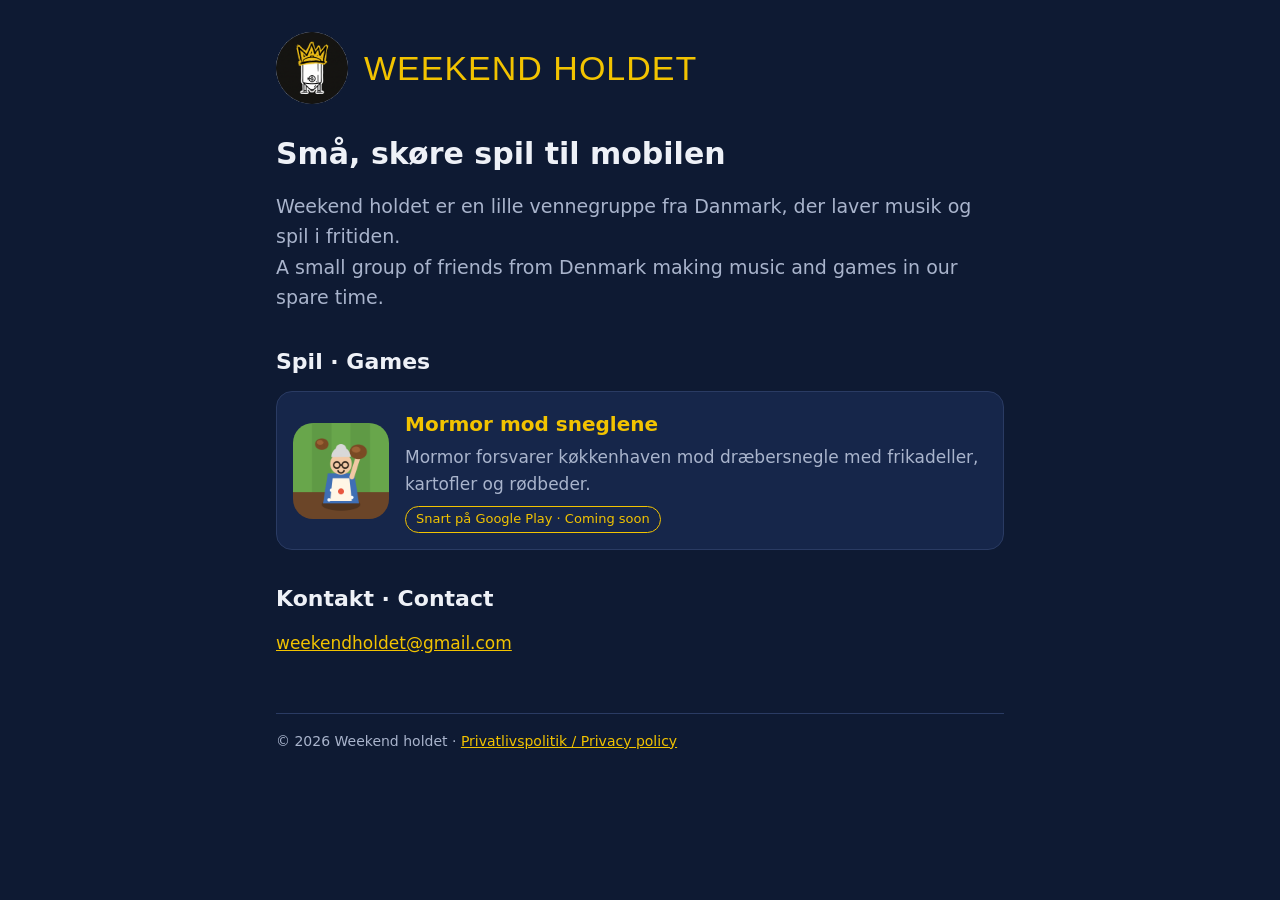
<file: index.html>
<!doctype html>
<html lang="da">
<head>
<meta charset="utf-8">
<meta name="viewport" content="width=device-width, initial-scale=1">
<title>Weekend holdet</title>
<meta name="description" content="Weekend holdet laver små, sjove spil til mobilen. / Weekend holdet makes small, fun mobile games.">
<link rel="icon" href="favicon.png">
<link rel="stylesheet" href="style.css">
</head>
<body>
<div class="wrap">
  <header>
    <img src="logo.png" alt="Weekend holdet-logo">
    <span class="brand">Weekend holdet</span>
  </header>

  <h1>Små, skøre spil til mobilen</h1>
  <p class="lead">Weekend holdet er en lille vennegruppe fra Danmark, der laver musik og spil i fritiden.
  <br><span lang="en">A small group of friends from Denmark making music and games in our spare time.</span></p>

  <h2>Spil · Games</h2>
  <div class="games">
    <a class="game" href="mormor/">
      <img src="mormor/ikon.png" alt="">
      <div>
        <h3>Mormor mod sneglene</h3>
        <p>Mormor forsvarer køkkenhaven mod dræbersnegle med frikadeller, kartofler og rødbeder.</p>
        <span class="badge">Snart på Google Play · Coming soon</span>
      </div>
    </a>
  </div>

  <h2>Kontakt · Contact</h2>
  <p><a href="mailto:weekendholdet@gmail.com">weekendholdet@gmail.com</a></p>

  <footer>© 2026 Weekend holdet · <a href="mormor/privatliv.html">Privatlivspolitik / Privacy policy</a></footer>
</div>
</body>
</html>
</file>
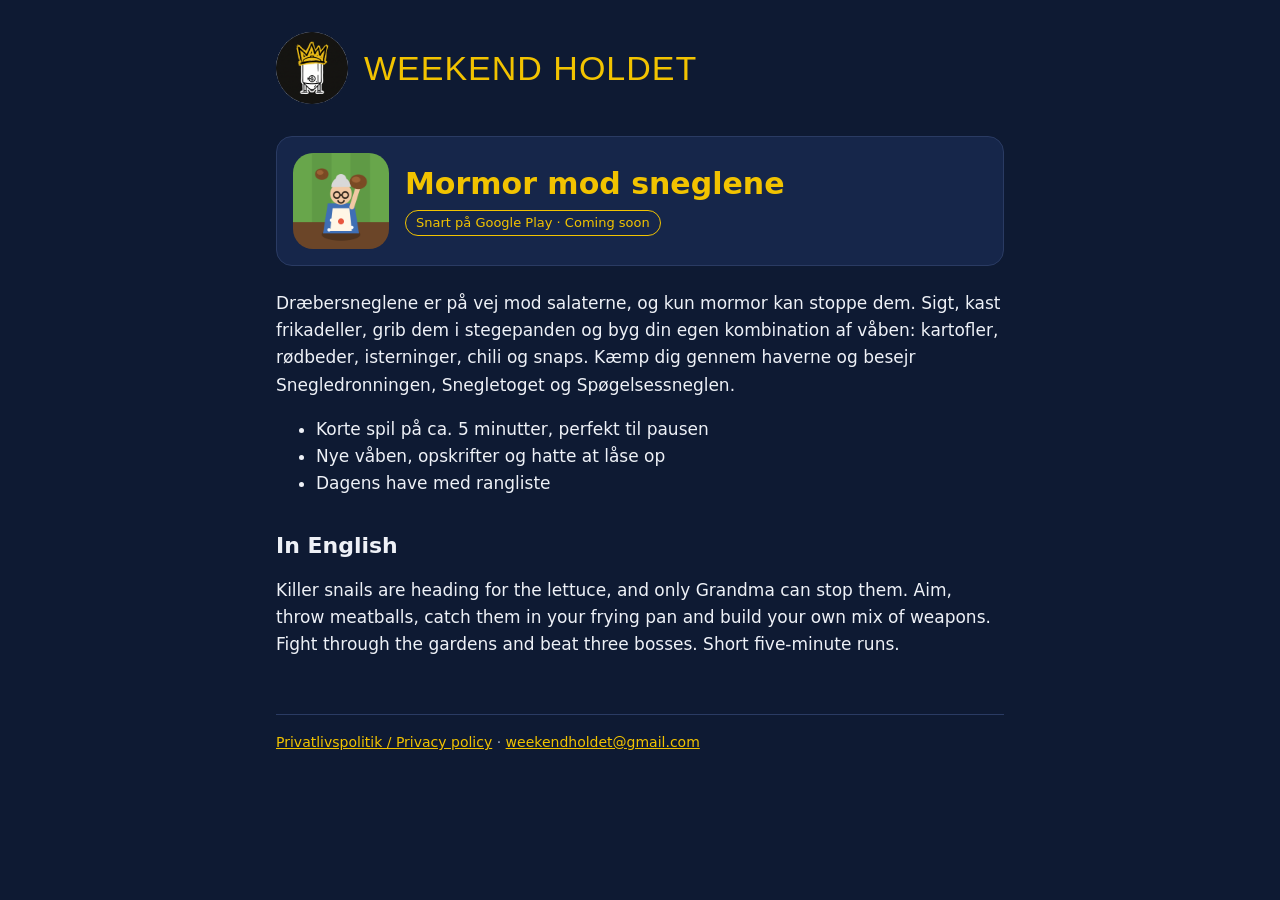
<file: mormor/index.html>
<!doctype html>
<html lang="da">
<head>
<meta charset="utf-8">
<meta name="viewport" content="width=device-width, initial-scale=1">
<title>Mormor mod sneglene</title>
<meta name="description" content="Mormor forsvarer køkkenhaven mod dræbersnegle. Et kort actionspil til mobilen fra Weekend holdet.">
<link rel="icon" href="ikon.png">
<link rel="stylesheet" href="../style.css">
</head>
<body>
<div class="wrap">
  <header>
    <a href="../"><img src="../logo.png" alt="Weekend holdet-logo"><span class="brand">Weekend holdet</span></a>
  </header>

  <div class="game" style="margin-bottom:24px">
    <img src="ikon.png" alt="Mormor mod sneglene-ikon">
    <div>
      <h1 style="color:var(--gold);margin:0">Mormor mod sneglene</h1>
      <span class="badge">Snart på Google Play · Coming soon</span>
    </div>
  </div>

  <p>Dræbersneglene er på vej mod salaterne, og kun mormor kan stoppe dem. Sigt, kast frikadeller, grib dem i stegepanden
  og byg din egen kombination af våben: kartofler, rødbeder, isterninger, chili og snaps. Kæmp dig gennem haverne og
  besejr Snegledronningen, Snegletoget og Spøgelsessneglen.</p>
  <ul>
    <li>Korte spil på ca. 5 minutter, perfekt til pausen</li>
    <li>Nye våben, opskrifter og hatte at låse op</li>
    <li>Dagens have med rangliste</li>
  </ul>

  <h2 lang="en">In English</h2>
  <p lang="en">Killer snails are heading for the lettuce, and only Grandma can stop them. Aim, throw meatballs, catch them in
  your frying pan and build your own mix of weapons. Fight through the gardens and beat three bosses. Short five-minute runs.</p>

  <footer><a href="privatliv.html">Privatlivspolitik / Privacy policy</a> · <a href="mailto:weekendholdet@gmail.com">weekendholdet@gmail.com</a></footer>
</div>
</body>
</html>
</file>
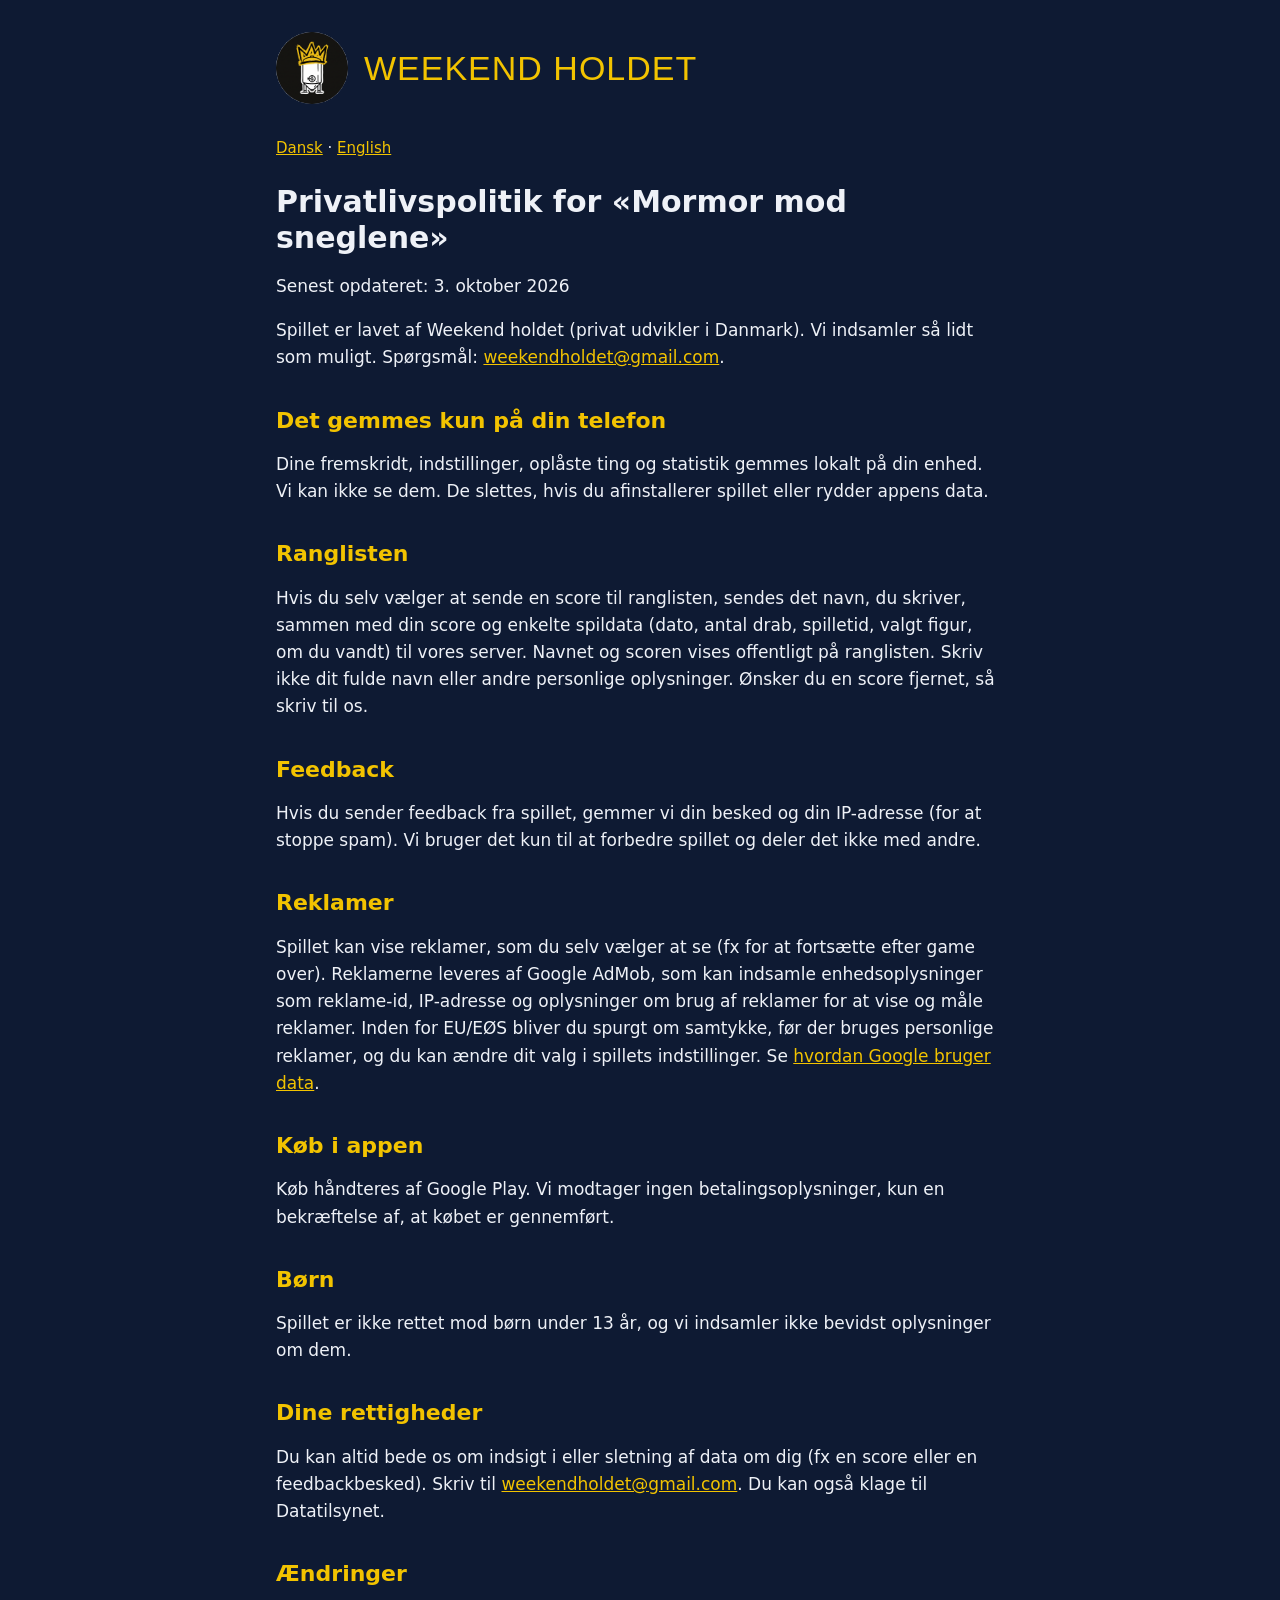
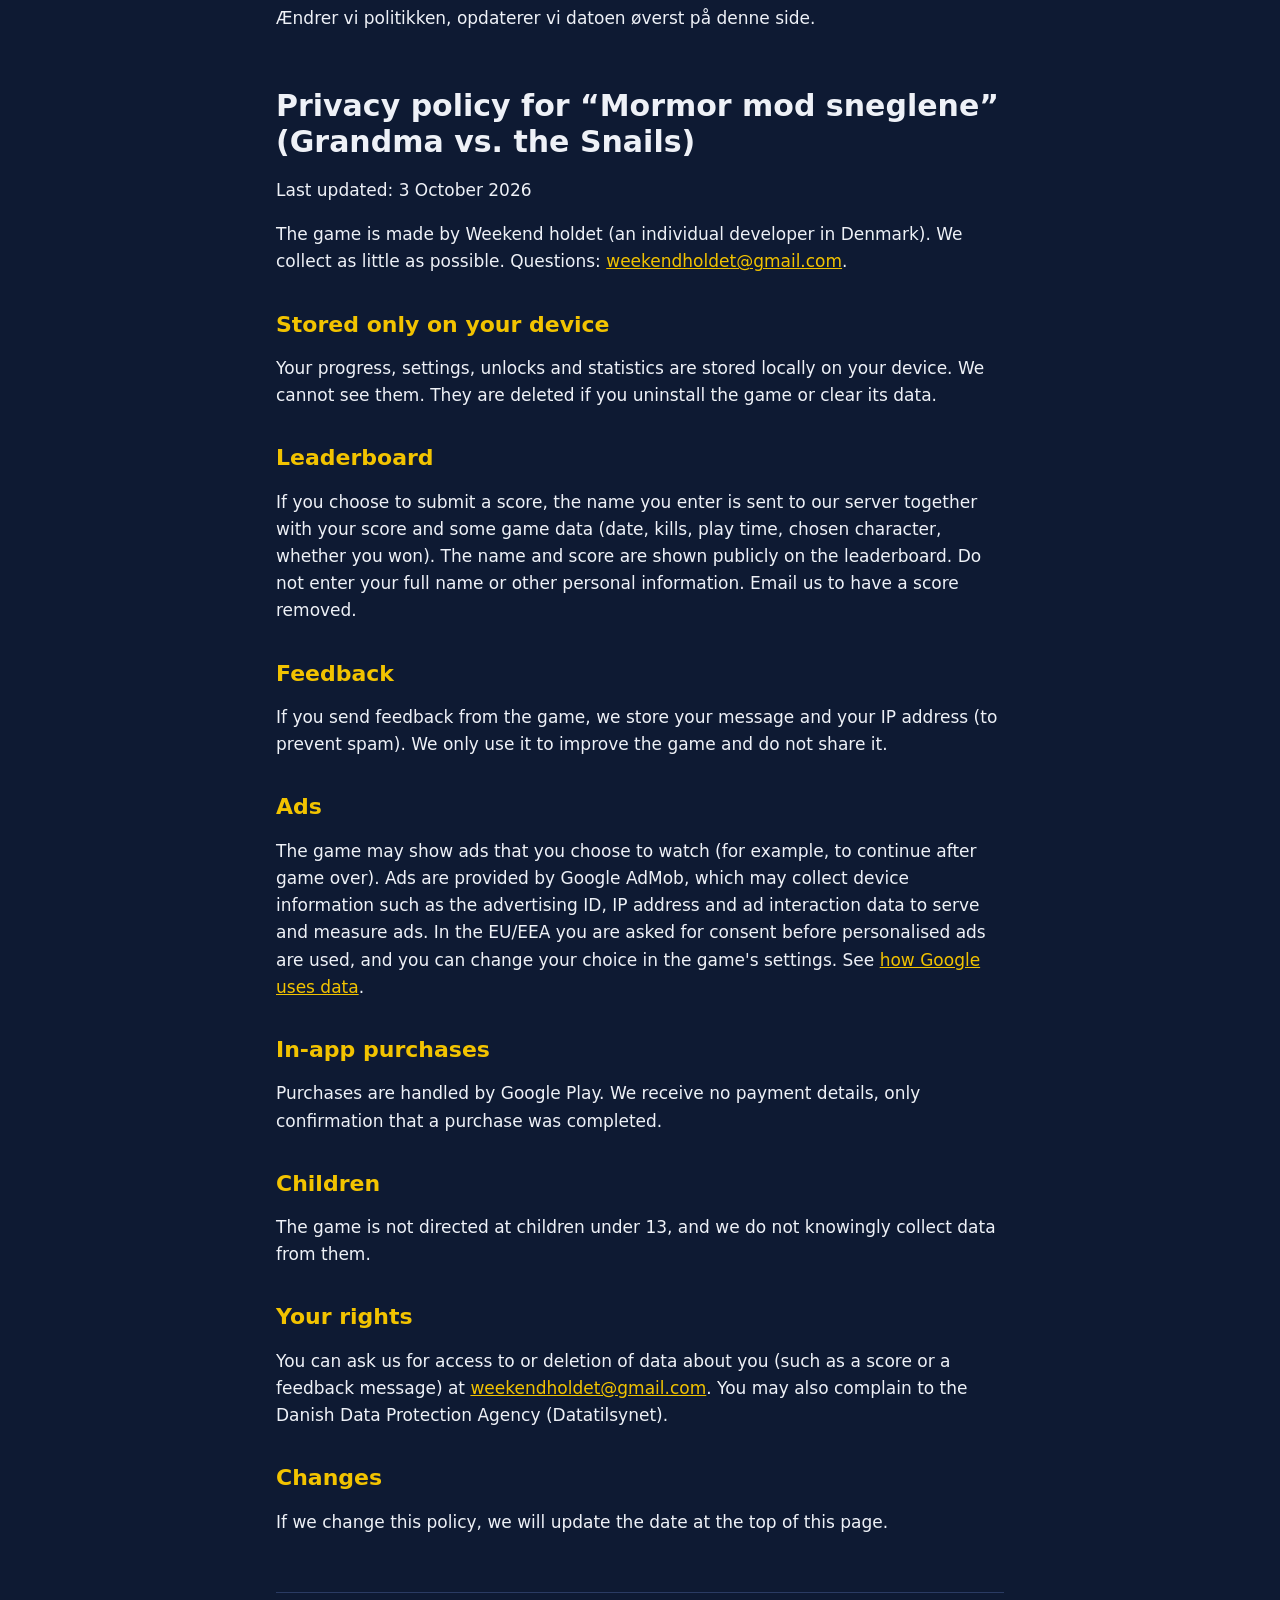
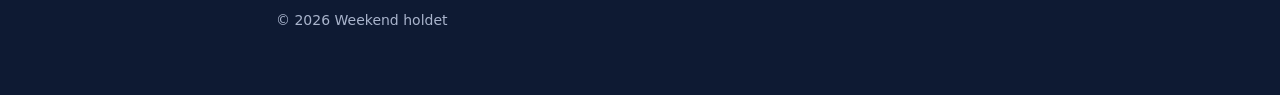
<file: mormor/privatliv.html>
<!doctype html>
<html lang="da">
<head>
<meta charset="utf-8">
<meta name="viewport" content="width=device-width, initial-scale=1">
<title>Privatlivspolitik – Mormor mod sneglene</title>
<link rel="icon" href="ikon.png">
<link rel="stylesheet" href="../style.css">
</head>
<body>
<div class="wrap policy">
  <header>
    <a href="../"><img src="../logo.png" alt="Weekend holdet-logo"><span class="brand">Weekend holdet</span></a>
  </header>

  <p class="lang"><a href="#da">Dansk</a> · <a href="#en">English</a></p>

  <section id="da">
  <h1>Privatlivspolitik for «Mormor mod sneglene»</h1>
  <p>Senest opdateret: 3. oktober 2026</p>
  <p>Spillet er lavet af Weekend holdet (privat udvikler i Danmark). Vi indsamler så lidt som muligt.
  Spørgsmål: <a href="mailto:weekendholdet@gmail.com">weekendholdet@gmail.com</a>.</p>

  <h2>Det gemmes kun på din telefon</h2>
  <p>Dine fremskridt, indstillinger, oplåste ting og statistik gemmes lokalt på din enhed. Vi kan ikke se dem.
  De slettes, hvis du afinstallerer spillet eller rydder appens data.</p>

  <h2>Ranglisten</h2>
  <p>Hvis du selv vælger at sende en score til ranglisten, sendes det navn, du skriver, sammen med din score og
  enkelte spildata (dato, antal drab, spilletid, valgt figur, om du vandt) til vores server. Navnet og scoren
  vises offentligt på ranglisten. Skriv ikke dit fulde navn eller andre personlige oplysninger. Ønsker du en
  score fjernet, så skriv til os.</p>

  <h2>Feedback</h2>
  <p>Hvis du sender feedback fra spillet, gemmer vi din besked og din IP-adresse (for at stoppe spam).
  Vi bruger det kun til at forbedre spillet og deler det ikke med andre.</p>

  <h2>Reklamer</h2>
  <p>Spillet kan vise reklamer, som du selv vælger at se (fx for at fortsætte efter game over). Reklamerne leveres
  af Google AdMob, som kan indsamle enhedsoplysninger som reklame-id, IP-adresse og oplysninger om brug af
  reklamer for at vise og måle reklamer. Inden for EU/EØS bliver du spurgt om samtykke, før der bruges
  personlige reklamer, og du kan ændre dit valg i spillets indstillinger.
  Se <a href="https://policies.google.com/technologies/partner-sites">hvordan Google bruger data</a>.</p>

  <h2>Køb i appen</h2>
  <p>Køb håndteres af Google Play. Vi modtager ingen betalingsoplysninger, kun en bekræftelse af, at købet er gennemført.</p>

  <h2>Børn</h2>
  <p>Spillet er ikke rettet mod børn under 13 år, og vi indsamler ikke bevidst oplysninger om dem.</p>

  <h2>Dine rettigheder</h2>
  <p>Du kan altid bede os om indsigt i eller sletning af data om dig (fx en score eller en feedbackbesked).
  Skriv til <a href="mailto:weekendholdet@gmail.com">weekendholdet@gmail.com</a>. Du kan også klage til Datatilsynet.</p>

  <h2>Ændringer</h2>
  <p>Ændrer vi politikken, opdaterer vi datoen øverst på denne side.</p>
  </section>

  <section id="en" lang="en">
  <h1 style="margin-top:56px">Privacy policy for “Mormor mod sneglene” (Grandma vs. the Snails)</h1>
  <p>Last updated: 3 October 2026</p>
  <p>The game is made by Weekend holdet (an individual developer in Denmark). We collect as little as possible.
  Questions: <a href="mailto:weekendholdet@gmail.com">weekendholdet@gmail.com</a>.</p>

  <h2>Stored only on your device</h2>
  <p>Your progress, settings, unlocks and statistics are stored locally on your device. We cannot see them.
  They are deleted if you uninstall the game or clear its data.</p>

  <h2>Leaderboard</h2>
  <p>If you choose to submit a score, the name you enter is sent to our server together with your score and some
  game data (date, kills, play time, chosen character, whether you won). The name and score are shown publicly on
  the leaderboard. Do not enter your full name or other personal information. Email us to have a score removed.</p>

  <h2>Feedback</h2>
  <p>If you send feedback from the game, we store your message and your IP address (to prevent spam). We only use
  it to improve the game and do not share it.</p>

  <h2>Ads</h2>
  <p>The game may show ads that you choose to watch (for example, to continue after game over). Ads are provided by
  Google AdMob, which may collect device information such as the advertising ID, IP address and ad interaction data
  to serve and measure ads. In the EU/EEA you are asked for consent before personalised ads are used, and you can
  change your choice in the game's settings.
  See <a href="https://policies.google.com/technologies/partner-sites">how Google uses data</a>.</p>

  <h2>In-app purchases</h2>
  <p>Purchases are handled by Google Play. We receive no payment details, only confirmation that a purchase was completed.</p>

  <h2>Children</h2>
  <p>The game is not directed at children under 13, and we do not knowingly collect data from them.</p>

  <h2>Your rights</h2>
  <p>You can ask us for access to or deletion of data about you (such as a score or a feedback message) at
  <a href="mailto:weekendholdet@gmail.com">weekendholdet@gmail.com</a>. You may also complain to the Danish Data
  Protection Agency (Datatilsynet).</p>

  <h2>Changes</h2>
  <p>If we change this policy, we will update the date at the top of this page.</p>
  </section>

  <footer>© 2026 Weekend holdet</footer>
</div>
</body>
</html>
</file>
<file: style.css>
:root {
  --bg: #0e1a33;
  --panel: #16264a;
  --text: #eef1f7;
  --muted: #a9b4cc;
  --gold: #f2c300;
  --line: #2a3b63;
}
* { box-sizing: border-box; }
html { -webkit-text-size-adjust: 100%; }
body {
  margin: 0;
  background: var(--bg);
  color: var(--text);
  font: 17px/1.6 system-ui, -apple-system, "Segoe UI", Roboto, sans-serif;
}
a { color: var(--gold); }
.wrap { max-width: 760px; margin: 0 auto; padding: 32px 16px 64px; }
header { display: flex; align-items: center; gap: 16px; margin-bottom: 32px; }
header img { width: 72px; height: 72px; border-radius: 50%; }
header a { text-decoration: none; color: inherit; display: flex; align-items: center; gap: 16px; }
.brand {
  font-family: Impact, "Arial Black", "Helvetica Neue", sans-serif;
  font-size: 34px; letter-spacing: 1px; color: var(--gold); line-height: 1; text-transform: uppercase;
}
h1, h2 { line-height: 1.2; }
h1 { font-size: 30px; margin: 0 0 12px; }
h2 { font-size: 22px; margin: 36px 0 8px; }
p.lead { font-size: 19px; color: var(--muted); }
.games { display: grid; gap: 16px; margin-top: 16px; }
.game {
  display: flex; gap: 16px; align-items: center;
  background: var(--panel); border: 1px solid var(--line); border-radius: 16px; padding: 16px;
  text-decoration: none; color: inherit;
}
.game img { width: 96px; height: 96px; border-radius: 20px; flex: none; }
.game h3 { margin: 0 0 4px; font-size: 20px; color: var(--gold); }
.game p { margin: 0; color: var(--muted); }
.badge {
  display: inline-block; margin-top: 8px; font-size: 13px; padding: 2px 10px;
  border-radius: 99px; border: 1px solid var(--gold); color: var(--gold);
}
.lang { margin: 0 0 24px; font-size: 15px; }
.policy h2 { color: var(--gold); }
.policy ul { padding-left: 22px; }
footer { margin-top: 56px; padding-top: 16px; border-top: 1px solid var(--line); color: var(--muted); font-size: 14px; }
@media (max-width: 480px) {
  .brand { font-size: 26px; }
  header img { width: 56px; height: 56px; }
  .game img { width: 72px; height: 72px; }
}
</file>
